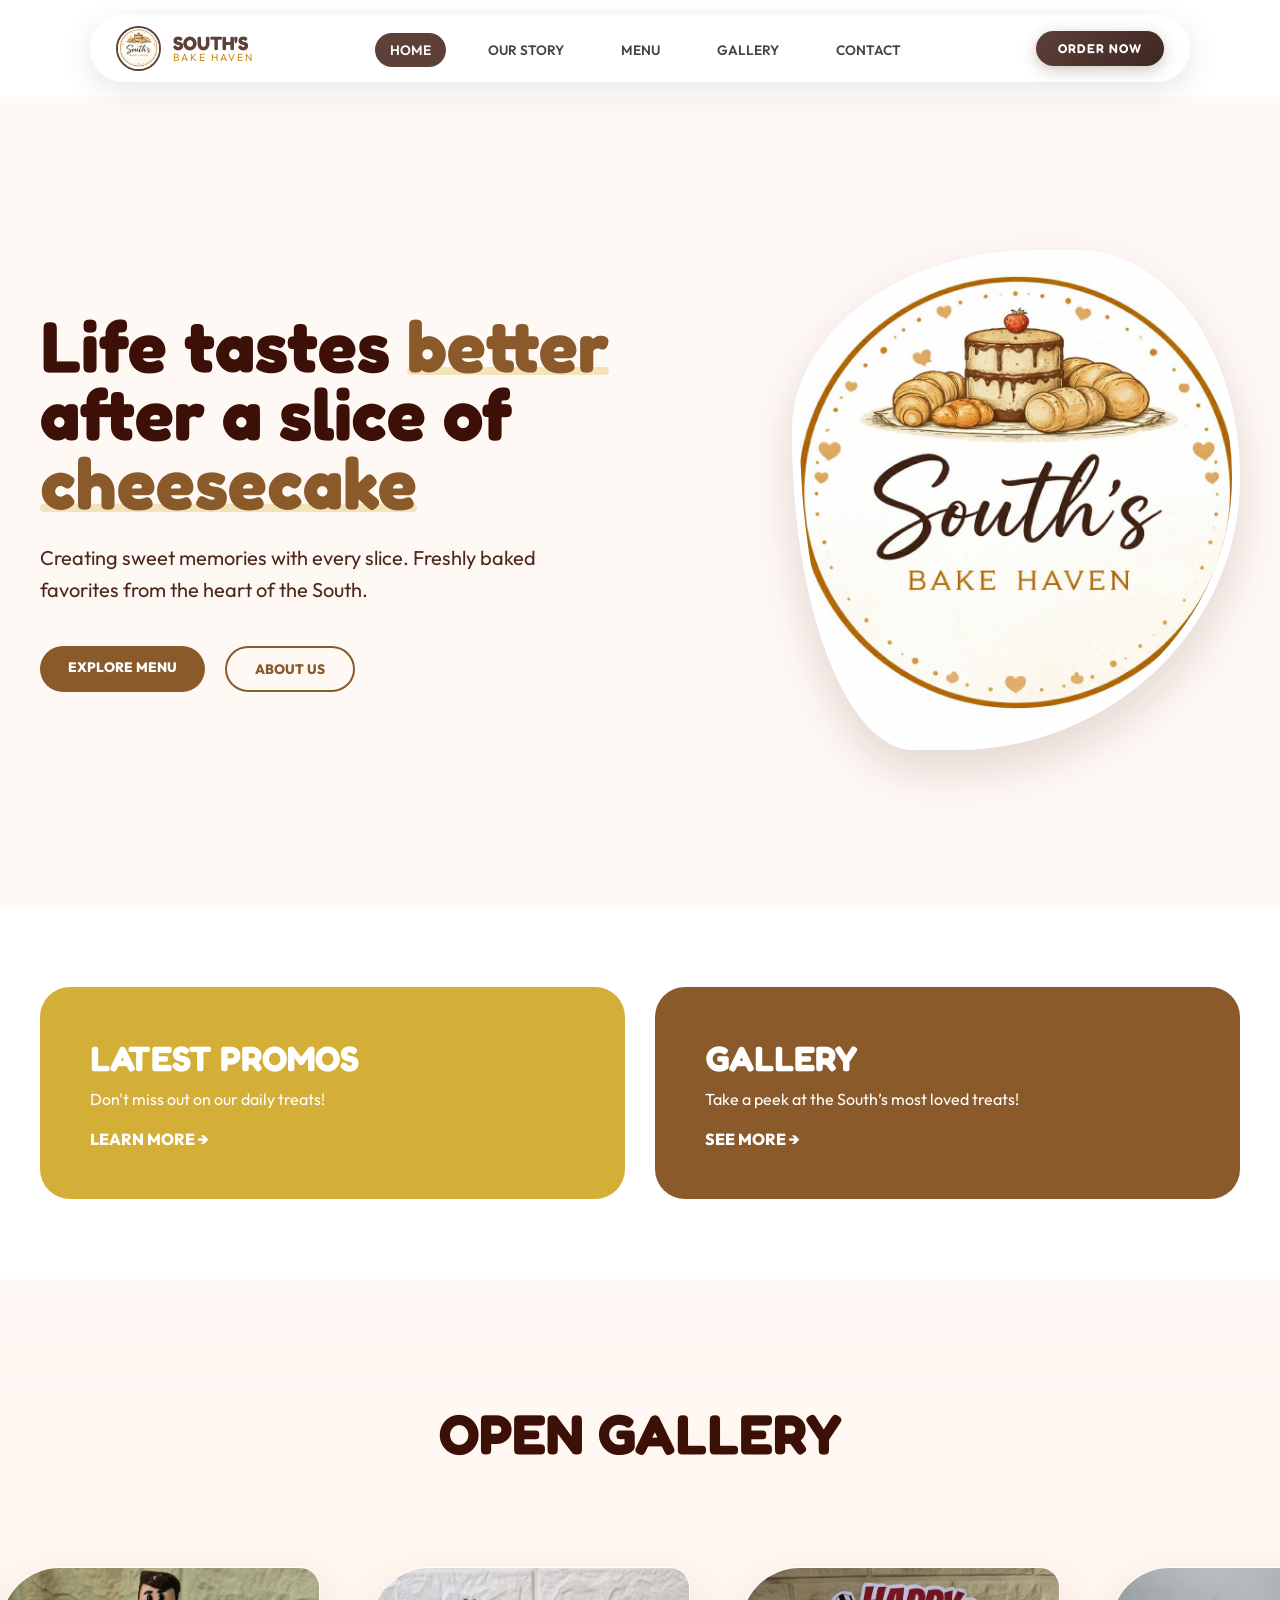
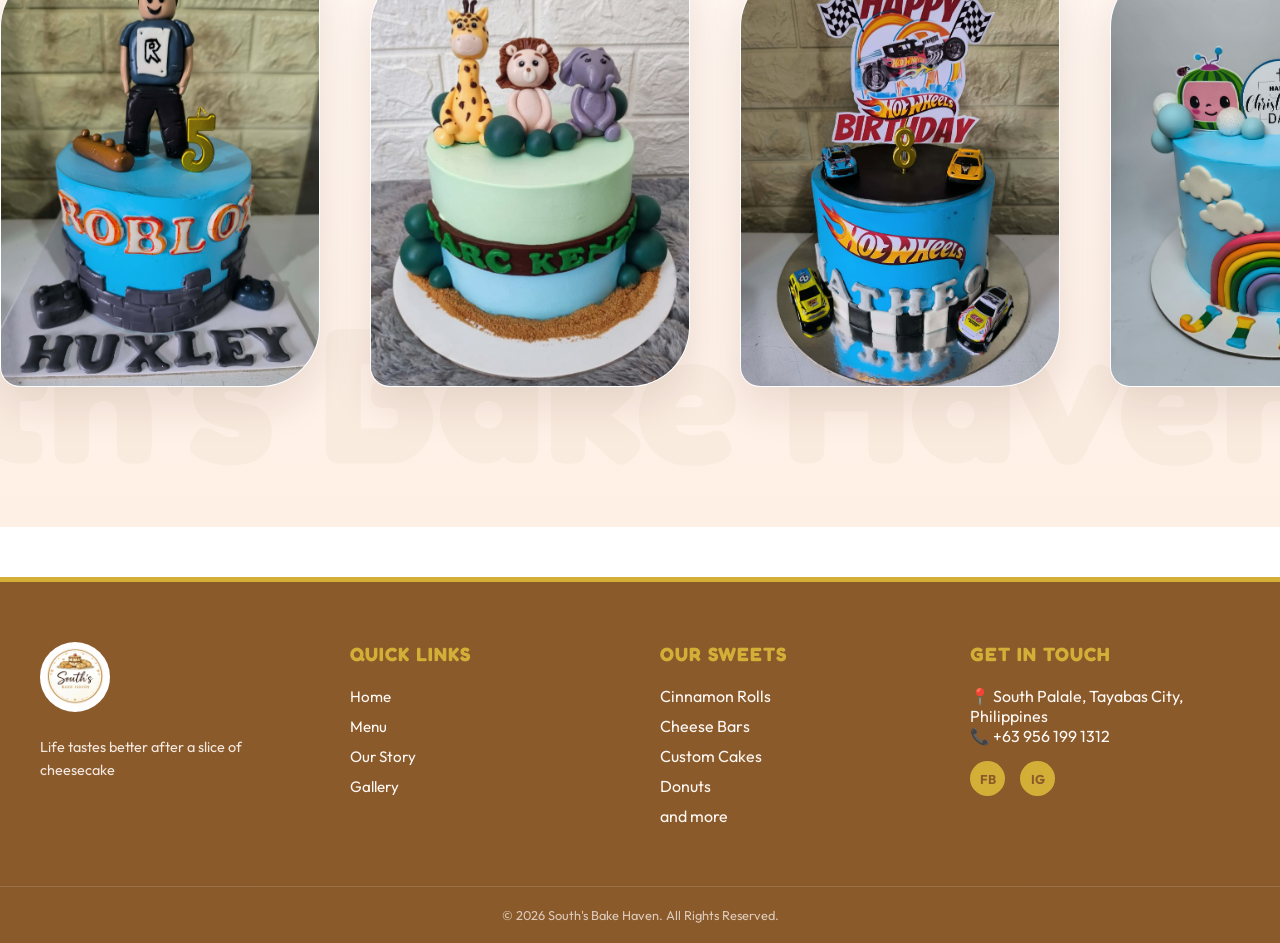
<file: index.html>
<!DOCTYPE html>
<html lang="en">

<head>
    <!-- Basic setup for the website -->
    <meta charset="UTF-8">
    <meta name="viewport" content="width=device-width, initial-scale=1.0">
    <title>South's Bake Haven | Creating Sweet Memories</title>
    
    <!-- Link to Google Fonts for nice text styles -->
    <link
        href="https://fonts.googleapis.com/css2?family=Fredoka:wght@400;600;700&family=Outfit:wght@300;500;800&display=swap"
        rel="stylesheet">
    
    <!-- Links to your CSS files for styling -->
    <link rel="stylesheet" href="style.css">
    <link rel="stylesheet" href="carousel.css">
    <link rel="stylesheet" href="animatedNavBAR.css">
</head>

<body>

    <!-- Navigation Bar at the top -->
    <header class="navbar">
        <div class="nav-container">
            
            <!-- Logo Section: Contains the image and the name of the shop -->
            <div class="logo-box">
                <img src="pictures/logo/South Logo.jpg" alt="South's Bake Haven" class="logo">
                <div class="logo-text-group">
                    <span class="logo-main">SOUTH'S</span>
                    <span class="logo-sub">BAKE HAVEN</span>
                </div>
            </div>

            <!-- Menu Links: Navigation to different pages -->
            <nav class="nav-links" id="nav-menu">
                <a href="index.html" class="active">HOME</a>
                <a href="aboutCake.html">OUR STORY</a>
                <a href="menu.html">MENU</a>
                <a href="gallery.html">GALLERY</a>
                <a href="index.html#contact-section">CONTACT</a>
            </nav>

            <!-- Right side of the Nav: Order button and Mobile menu toggle -->
            <div class="nav-right">
                <a href="menu.html" class="btn-order-unique">
                    <span>ORDER NOW</span>
                </a>

                <!-- Button for mobile users to open the menu -->
                <button class="mobile-toggle" onclick="toggleMenu()">
                    <span></span><span></span><span></span>
                </button>
            </div>
        </div>
    </header>

    <!-- Home Section: The main welcome area (Hero section) -->
    <section class="home">
        <div class="home-inner">
            <!-- Text content for the welcome section -->
            <div class="home-text">
                <h1 class="home-title">Life tastes <span class="text-caramelbrown">better</span> after a slice of <span
                        class="text-caramelbrown">cheesecake</span></h1>
                <p class="home-desc">Creating sweet memories with every slice. Freshly baked favorites from the heart of
                    the South.</p>
                <!-- Action buttons -->
                <div class="home-actions">
                    <a href="menu.html" class="btn-pill btn-caramelbrown">EXPLORE MENU</a>
                    <a href="aboutCake.html" class="btn-pill btn-outline">ABOUT US</a>
                </div>
            </div>
            <!-- Main image on the home page -->
            <div class="home-image-container">
                <img src="pictures/logo/South Logo.jpg" alt="Southie's Featured Treats" class="home-img">
            </div>
        </div>
    </section>

    <!-- Promos Section: Special offers and quick links -->
    <section class="promos">
        <div class="promo-grid">
            <!-- Latest Promos card -->
            <div class="promo-card bg-softgold">
                <h2>LATEST PROMOS</h2>
                <p>Don't miss out on our daily treats!</p>
                <a href="menu.html" class="promo-link">LEARN MORE &rarr;</a>
            </div>
            <!-- Gallery link card -->
            <div class="promo-card bg-caramelbrown">
                <h2>GALLERY</h2>
                <p>Take a peek at the South’s most loved treats!</p>
                <a href="gallery.html" class="promo-link">SEE MORE &rarr;</a>
            </div>
        </div>
    </section>

    <!-- Carousel Section: A sliding gallery of cake images -->
    <section class="carousel-section">
        <div class="carousel-container">
            <h2 class="section-title">OPEN GALLERY</h2>
            <div class="carousel-track" id="carousel-track">

               
                <a href="gallery.html" class="card-link">
                    <div class="card">
                        <div class="card-img-wrapper">
                            <img src="pictures/gallery/26b69d85-b2ea-4f4a-ab61-5890cca6de9a.jpg" alt="Custom Cake">
                        </div>
                    </div>
                </a>

                <a href="gallery.html" class="card-link">
                    <div class="card">
                        <div class="card-img-wrapper">
                            <img src="pictures/gallery/3ad203a8-1d43-4ef9-b562-b2333ef18a26.jpg" alt="Custom Cake">
                        </div>
                    </div>
                </a>

               
                <a href="gallery.html" class="card-link">
                    <div class="card">
                        <div class="card-img-wrapper">
                            <img src="pictures/gallery/2a37c291-4627-4e1d-aba5-6e1dfecf8fff.jpg" alt="Custom Cake">
                        </div>
                    </div>
                </a>

                
                <a href="gallery.html" class="card-link">
                    <div class="card">
                        <div class="card-img-wrapper">
                            <img src="pictures/gallery/cake.jpg" alt="Custom Cake">
                        </div>
                    </div>
                </a>

            </div>
        </div>
    </section>

    <!-- JavaScript files for website functionality -->
    <script src="config.js"></script>
    <script src="ui-effects.js"></script>
    <script src="modal-manager.js"></script>
    <script src="order-logic.js"></script>

    <!-- Footer Section: Bottom part of the website with info -->
    <footer class="footer">
        <div class="footer-container">
            <!-- Footer Column 1: About the shop -->
            <div class="footer-column">
                <img src="pictures/logo/South Logo.jpg" alt="South's Bake Haven" class="footer-logo">
                <p class="footer-about">Life tastes better after a slice of cheesecake</p>
            </div>

            <!-- Footer Column 2: Navigation links -->
            <div class="footer-column">
                <h3>QUICK LINKS</h3>
                <ul>
                    <li><a href="index.html">Home</a></li>
                    <li><a href="menu.html">Menu</a></li>
                    <li><a href="aboutCake.html">Our Story</a></li>
                     <li><a href="gallery.html">Gallery</a></li>
                </ul>
            </div>

            <!-- Footer Column 3: List of products -->
            <div class="footer-column">
                <h3>OUR SWEETS</h3>
                <ul>
                    <li>Cinnamon Rolls</li>
                    <li>Cheese Bars</li>
                    <li>Custom Cakes</li>
                    <li>Donuts</li>
                    <li>and more</li>
                </ul>
            </div>

            <!-- Footer Column 4: Contact details and Social Media -->
            <div class="footer-column" id="contact-section">
                <h3>GET IN TOUCH</h3>
                <p>📍 South Palale, Tayabas City, Philippines</p>
                <p>📞 +63 956 199 1312</p>
                <div class="social-links">
                    <a href="https://www.facebook.com/southiessweetspot" class="social-icon" title="Facebook">FB</a>
                    <a href="#" class="social-icon" title="Instagram">IG</a>
                </div>
            </div>
        </div>

        <!-- Copyright section -->
        <div class="footer-bottom">
            <p>&copy; 2026 South's Bake Haven. All Rights Reserved.</p>
        </div>
    </footer>
</body>

</html>
</file>
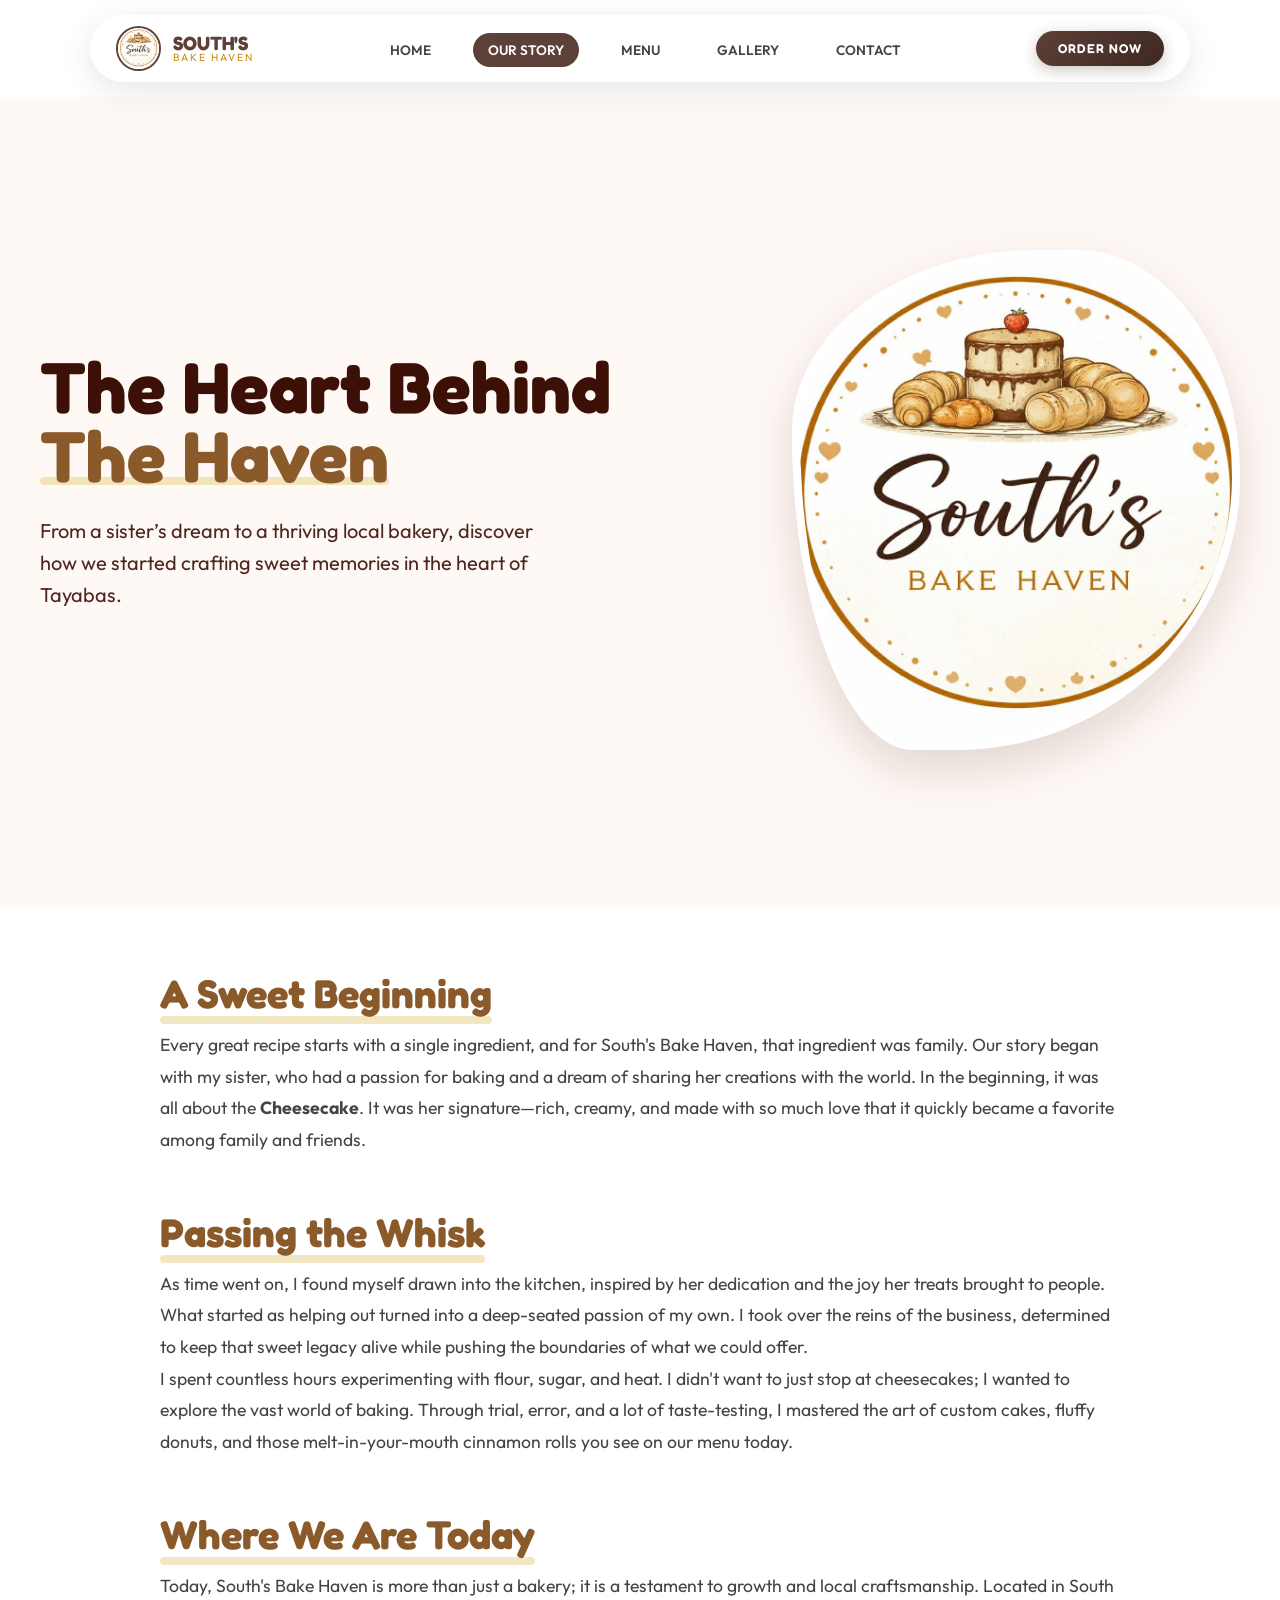
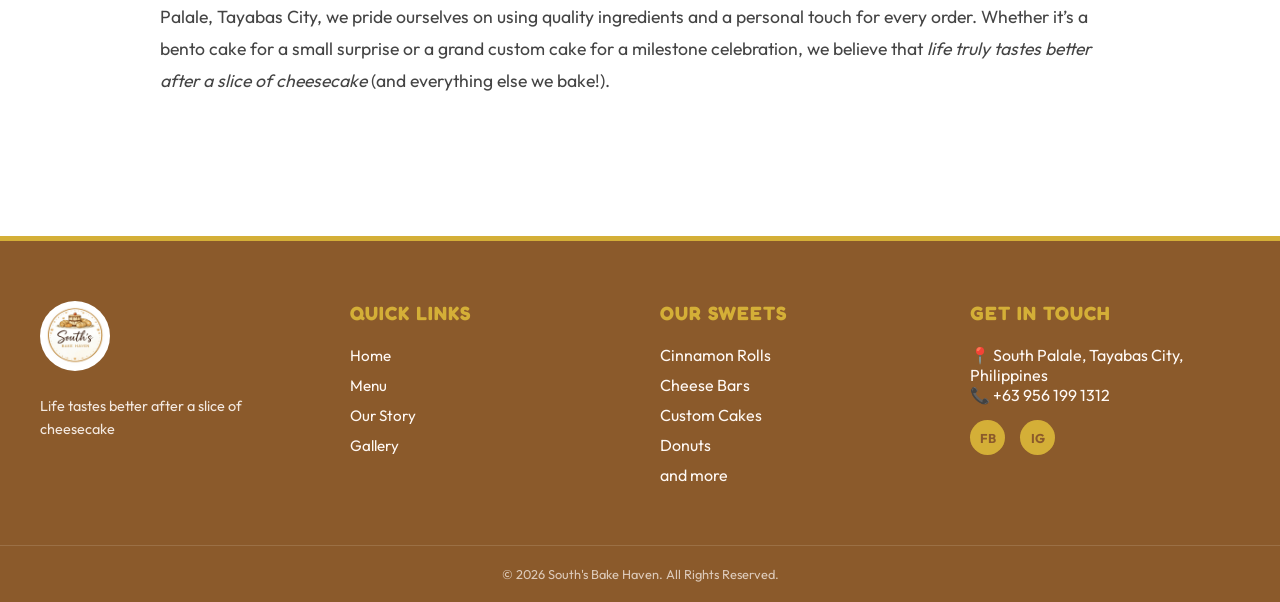
<file: aboutCake.html>
<!DOCTYPE html>
<html lang="en">

<head>
    <meta charset="UTF-8">
    <meta name="viewport" content="width=device-width, initial-scale=1.0">
    <title>Our Story | South's Bake Haven</title>
    <link
        href="https://fonts.googleapis.com/css2?family=Fredoka:wght@400;600;700&family=Outfit:wght@300;500;800&display=swap"
        rel="stylesheet">
    <link rel="stylesheet" href="style.css">
    <link rel="stylesheet" href="animatedNavBAR.css">
</head>

<body>

  <header class="navbar">
    <div class="nav-container">
        <!-- Logo Section -->
        <div class="logo-box">
            <img src="pictures/logo/South Logo.jpg" alt="South's Bake Haven" class="logo">
            <div class="logo-text-group">
                <span class="logo-main">SOUTH'S</span>
                <span class="logo-sub">BAKE HAVEN</span>
            </div>
        </div>

        <nav class="nav-links"  id="nav-menu" >
            <a href="index.html">HOME</a>
            <a href="aboutCake.html" class="active">OUR STORY</a>
            <a href="menu.html">MENU</a>
            <a href="gallery.html">GALLERY</a>
            <a href="aboutCake.html#contact-section">CONTACT</a>
        </nav>

       
        <div class="nav-right">
            <a href="menu.html" class="btn-order-unique">
                <span>ORDER NOW</span>
            </a>
             <button class="mobile-toggle" onclick="toggleMenu()">
                <span></span><span></span><span></span>
            </button>
        </div>
    </div>
</header>

    <section class="home">
        <div class="home-inner">
            <div class="home-text">
                <h1 class="home-title">The Heart Behind <span class="text-caramelbrown">The Haven</span></h1>
                <p class="home-desc">From a sister’s dream to a thriving local bakery, discover how we started crafting sweet memories in the heart of Tayabas.</p>
            </div>
            <div class="home-image-container">
                <img src="pictures/logo/South Logo.jpg" alt="About South's Bake Haven" class="home-img">
            </div>
        </div>
    </section>

    <section class="about-content" style="padding: 50px 20px; max-width: 1000px; margin: 0 auto; line-height: 1.8;">
        <div style="margin-bottom: 40px;">
            <h2 class="text-caramelbrown" style="font-family: 'Fredoka', sans-serif; font-size: 2.5rem;">A Sweet Beginning</h2>
            <p style="font-family: 'Outfit', sans-serif; font-size: 1.1rem; color: #444;">
                Every great recipe starts with a single ingredient, and for South's Bake Haven, that ingredient was family. Our story began with my sister, who had a passion for baking and a dream of sharing her creations with the world. In the beginning, it was all about the <strong>Cheesecake</strong>. It was her signature—rich, creamy, and made with so much love that it quickly became a favorite among family and friends.
            </p>
        </div>

        <div style="margin-bottom: 40px;">
            <h2 class="text-caramelbrown" style="font-family: 'Fredoka', sans-serif; font-size: 2.5rem;">Passing the Whisk</h2>
            <p style="font-family: 'Outfit', sans-serif; font-size: 1.1rem; color: #444;">
                As time went on, I found myself drawn into the kitchen, inspired by her dedication and the joy her treats brought to people. What started as helping out turned into a deep-seated passion of my own. I took over the reins of the business, determined to keep that sweet legacy alive while pushing the boundaries of what we could offer.
            </p>
            <p style="font-family: 'Outfit', sans-serif; font-size: 1.1rem; color: #444;">
                I spent countless hours experimenting with flour, sugar, and heat. I didn't want to just stop at cheesecakes; I wanted to explore the vast world of baking. Through trial, error, and a lot of taste-testing, I mastered the art of custom cakes, fluffy donuts, and those melt-in-your-mouth cinnamon rolls you see on our menu today.
            </p>
        </div>

        <div style="margin-bottom: 40px;">
            <h2 class="text-caramelbrown" style="font-family: 'Fredoka', sans-serif; font-size: 2.5rem;">Where We Are Today</h2>
            <p style="font-family: 'Outfit', sans-serif; font-size: 1.1rem; color: #444;">
                Today, South's Bake Haven is more than just a bakery; it is a testament to growth and local craftsmanship. Located in South Palale, Tayabas City, we pride ourselves on using quality ingredients and a personal touch for every order. Whether it’s a bento cake for a small surprise or a grand custom cake for a milestone celebration, we believe that <em>life truly tastes better after a slice of cheesecake</em> (and everything else we bake!).
            </p>
        </div>
    </section>

    <footer class="footer">
        <div class="footer-container">
            <div class="footer-column">
                <img src="pictures/logo/South Logo.jpg" alt="South's Bake Haven" class="footer-logo">
                <p class="footer-about">Life tastes better after a slice of cheesecake</p>
            </div>

            <div class="footer-column">
                <h3>QUICK LINKS</h3>
                <ul>
                    <li><a href="index.html">Home</a></li>
                    <li><a href="menu.html">Menu</a></li>
                    <li><a href="aboutCake.html">Our Story</a></li>
                     <li><a href="gallery.html">Gallery</a></li>
                </ul>
            </div>

            <div class="footer-column">
                <h3>OUR SWEETS</h3>
                <ul>
                    <li>Cinnamon Rolls</li>
                    <li>Cheese Bars</li>
                    <li>Custom Cakes</li>
                    <li>Donuts</li>
                    <li>and more</li>
                </ul>
            </div>

            <div class="footer-column" id="contact-section">
                <h3>GET IN TOUCH</h3>
                <p>📍 South Palale, Tayabas City, Philippines</p>
                 <p>📞 +63 956 199 1312</p>
                <div class="social-links">
                    <a href="https://www.facebook.com/southiessweetspot" class="social-icon" title="Facebook">FB</a>
                    <a href="#" class="social-icon" title="Instagram">IG</a>
                </div>
            </div>
        </div>

        <div class="footer-bottom">
            <p>&copy; 2026 South's Bake Haven. All Rights Reserved.</p>
        </div>
    </footer>

    <script src="ui-effects.js"></script>
</body>

</html>
</file>
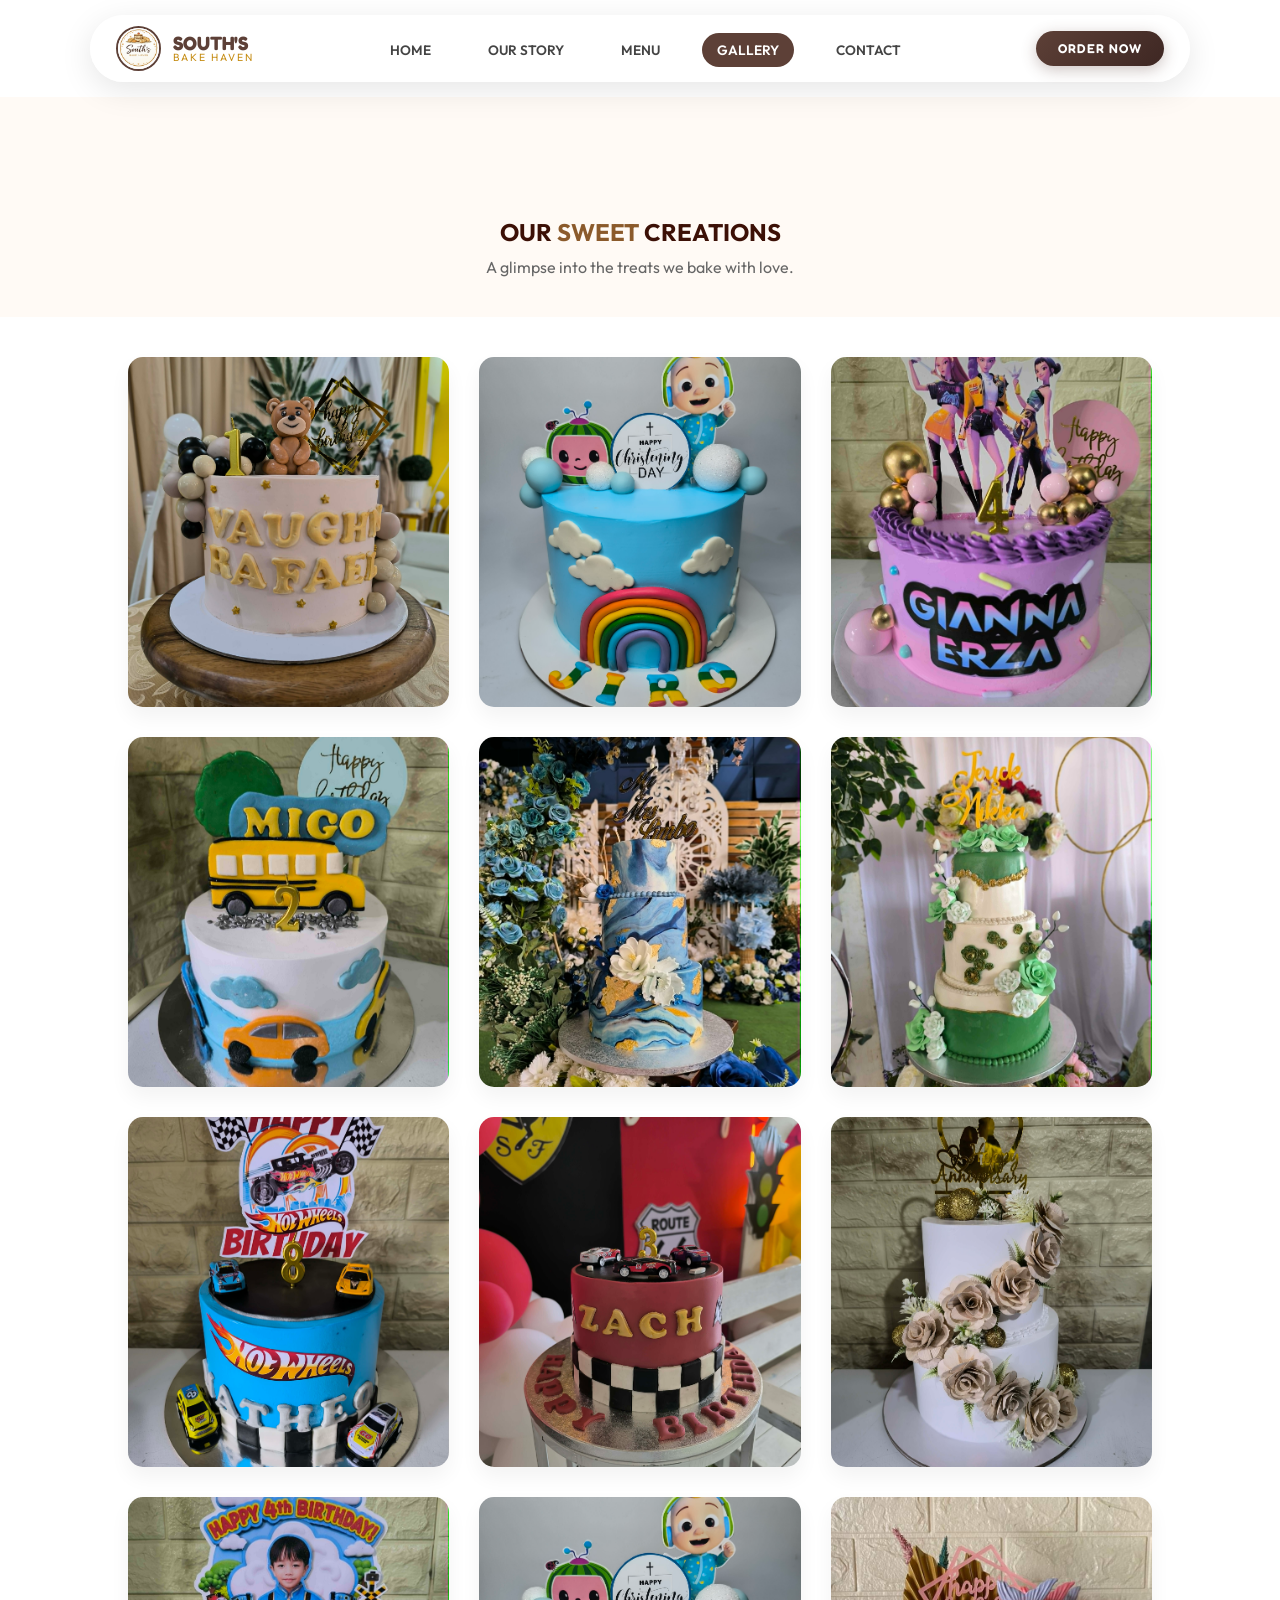
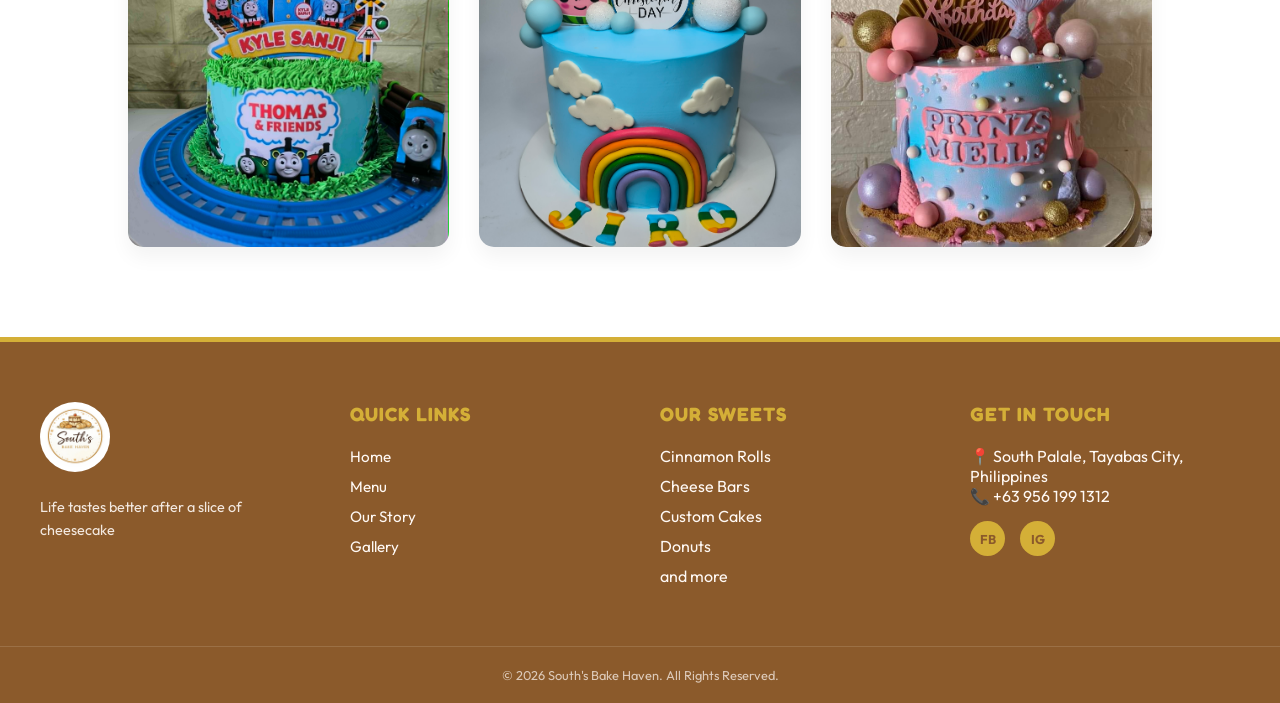
<file: gallery.html>
<!DOCTYPE html>
<html lang="en">

<head>
    <meta charset="UTF-8">
    <meta name="viewport" content="width=device-width, initial-scale=1.0">
    <title>Gallery | South's Bake Haven</title>
    <link
        href="https://fonts.googleapis.com/css2?family=Fredoka:wght@400;600;700&family=Outfit:wght@300;500;800&display=swap"
        rel="stylesheet">
    <link rel="stylesheet" href="style.css">
    <link rel="stylesheet" href="gallery.css">
    <link rel="stylesheet" href="animatedNavBAR.css">
</head>

<body>

  <header class="navbar">
    <div class="nav-container">
        <!-- Logo Section -->
        <div class="logo-box">
            <img src="pictures/logo/South Logo.jpg" alt="South's Bake Haven" class="logo">
            <div class="logo-text-group">
                <span class="logo-main">SOUTH'S</span>
                <span class="logo-sub">BAKE HAVEN</span>
            </div>
        </div>

        <nav class="nav-links" id="nav-menu">
            <a href="index.html">HOME</a>
            <a href="aboutCake.html">OUR STORY</a>
            <a href="menu.html">MENU</a>
            <a href="gallery.html" class="active">GALLERY</a>
            <a href="gallery.html#contact-section">CONTACT</a>
        </nav>

        <div class="nav-right">
            <a href="menu.html" class="btn-order-unique">
                <span>ORDER NOW</span>
            </a>

            <button class="mobile-toggle" onclick="toggleMenu()">
                <span></span><span></span><span></span>
            </button>
        </div>
    </div>
</header>


    <section class="gallery-hero">
        <h1 class="section-title">OUR <span class="text-caramelbrown">SWEET</span> CREATIONS</h1>
        <p>A glimpse into the treats we bake with love.</p>
    </section>

    <main class="gallery-grid-container">
        <div class="gallery-card">
            <div class="card-img-wrapper">
                <img src="pictures/gallery/19aa3704-2ebe-4df4-b785-e1c0edac6e11.jpg">
            </div>
        </div>

        <div class="gallery-card">
            <div class="card-img-wrapper">
                <img src="pictures/gallery/cake.jpg">
            </div>
        </div>

        <div class="gallery-card">
            <div class="card-img-wrapper">
                <img src="pictures//gallery/cake3.jpg">
            </div>
        </div>

         <div class="gallery-card">
            <div class="card-img-wrapper">
                <img src="pictures//gallery/cake2.jpg">
            </div>
        </div>
         <div class="gallery-card">
            <div class="card-img-wrapper">
                <img src="pictures/gallery/wed3.jpg">
            </div>
        </div>
         <div class="gallery-card">
            <div class="card-img-wrapper">
                <img src="pictures/gallery/wedcake3.jpg">
            </div>
        </div>
         <div class="gallery-card">
            <div class="card-img-wrapper">
                <img src="pictures/gallery/2a37c291-4627-4e1d-aba5-6e1dfecf8fff.jpg">
            </div>
        </div>
          <div class="gallery-card">
            <div class="card-img-wrapper">
                <img src="pictures/gallery/4d004434-7270-4bd7-8571-2e5c8154c99e.jpg">
            </div>
        </div>
          <div class="gallery-card">
            <div class="card-img-wrapper">
                <img src="pictures/gallery/aa4246ed-8ae3-4e51-bf3e-84b2a95cdc39.jpg">
            </div>
        </div>
          <div class="gallery-card">
            <div class="card-img-wrapper">
                <img src="pictures/gallery/cake4.jpg">
            </div>
        </div>
          <div class="gallery-card">
            <div class="card-img-wrapper">
                <img src="pictures/gallery/cake6.jpg">
            </div>
        </div>
          <div class="gallery-card">
            <div class="card-img-wrapper">
                <img src="pictures/gallery/cake7.jpg">
            </div>
        </div>

    </main>
    <script src="ui-effects.js"></script>

    <footer class="footer">
        <div class="footer-container">
            <div class="footer-column">
                <img src="pictures/logo/South Logo.jpg" alt="South's Bake Haven" class="footer-logo">
                <p class="footer-about">Life tastes better after a slice of cheesecake</p>
            </div>

            <div class="footer-column">
                <h3>QUICK LINKS</h3>
                <ul>
                    <li><a href="index.html">Home</a></li>
                    <li><a href="menu.html">Menu</a></li>
                    <li><a href="aboutCake.html">Our Story</a></li>
                     <li><a href="gallery.html">Gallery</a></li>
                </ul>
            </div>

            <div class="footer-column">
                <h3>OUR SWEETS</h3>
                <ul>
                    <li>Cinnamon Rolls</li>
                    <li>Cheese Bars</li>
                    <li>Custom Cakes</li>
                    <li>Donuts</li>
                    <li>and more</li>
                </ul>
            </div>

            <div class="footer-column" id="contact-section">
                <h3>GET IN TOUCH</h3>
                <p>📍 South Palale, Tayabas City, Philippines</p>
                  <p>📞 +63 956 199 1312</p>
                <div class="social-links">
                    <a href="https://www.facebook.com/southiessweetspot" class="social-icon" title="Facebook">FB</a>
                    <a href="#" class="social-icon" title="Instagram">IG</a>
                </div>
            </div>
        </div>

        <div class="footer-bottom">
            <p>&copy; 2026 South's Bake Haven. All Rights Reserved.</p>
        </div>
    </footer>


</body>

</html>
</file>
<file: style.css>
:root {
    --dk-softgold: #D4AF37;
    --dk-caramelbrown: #8B5A2B;
    --dk-brown: #3C1006;
    --dk-cream: #FFF9F5;
    --white: #FFFFFF;
}
html {
    scroll-behavior: smooth;
}

* {
    margin: 0;
    padding: 0;
    box-sizing: border-box;
}

body {
    font-family: 'Outfit', sans-serif;
    background-color: var(--white);
    color: var(--dk-brown);
    overflow-x: hidden;
    
}


.btn-pill {
    display: inline-block;
    padding: 12px 28px;
    border-radius: 50px;
    font-weight: 800;
    text-decoration: none;
    text-align: center;
    font-size: 0.85rem;
    transition: transform 0.2s, box-shadow 0.2s;
}

.btn-pill:hover {
    transform: translateY(-2px);
    box-shadow: 0 5px 15px rgba(0,0,0,0.1);
}

.btn-caramelbrown { background: var(--dk-caramelbrown); color: white; }
.btn-softgold { background: var(--dk-softgold); color: white; }
.btn-outline { border: 2px solid var(--dk-caramelbrown); color: var(--dk-caramelbrown); }


.home {
    background-color: var(--dk-cream);
    padding: 100px 0;
    min-height: 90vh;
    display: flex;
    align-items: center;
    position: relative;
    overflow: hidden;
}

.home-inner {
    max-width: 1300px;
    margin: 0 auto;
    padding: 0 40px;
    display: grid;
    grid-template-columns: 1.2fr 0.8fr; 
    gap: 80px;
    align-items: center;
    position: relative;
    z-index: 2;
}


.home-title {
    font-family: 'Fredoka', cursive;
    font-size: clamp(3rem, 6vw, 4.5rem); 
    line-height: 0.95;
    margin-bottom: 25px;
    color: var(--dk-brown);
}

.text-caramelbrown { 
    color: var(--dk-caramelbrown);
    position: relative;
    display: inline-block;
}

.text-caramelbrown::after {
    content: '';
    position: absolute;
    bottom: 5px;
    left: 0;
    width: 100%;
    height: 8px;
    background: var(--dk-softgold);
    opacity: 0.3;
    z-index: -1;
    border-radius: 10px;
}

.home-desc {
    font-size: 1.25rem;
    margin-bottom: 40px;
    color: var(--dk-brown);
    opacity: 0.9;
    max-width: 500px;
    line-height: 1.6;
}


.home-image-container {
    position: relative;
}

.image-wrapper {
    position: relative;
    z-index: 1;
}

.home-img {
    width: 100%;
    height: 500px;
    object-fit: cover;
    border-radius: 60% 40% 70% 30% / 40% 50% 60% 70%;
    box-shadow: 0 20px 50px rgba(60, 16, 6, 0.15);
    transition: all 0.5s ease;
    border: 8px solid var(--white);
}


@keyframes rotateShape {
    from { transform: rotate(0deg); }
    to { transform: rotate(360deg); }
}


.home-actions {
    display: flex;
    gap: 20px;
}


.home-inner:hover .home-img {
    border-radius: 40% 60% 30% 70% / 60% 40% 70% 30%;
    transform: scale(1.02);
}

@media (max-width: 968px) {
    .home-inner {
        grid-template-columns: 1fr;
        text-align: center;
        gap: 60px;
    }
    .home-desc { margin: 0 auto 40px; }
    .home-actions { justify-content: center; }
    .home-img { height: 350px; width: 350px; margin: 0 auto; }
}

.promos {
    padding: 80px 40px;
    max-width: 1300px;
    margin: 0 auto;
}

.promo-grid {
    display: grid;
    grid-template-columns: 1fr 1fr;
    gap: 30px;
}

.promo-card {
    padding: 50px;
    border-radius: 30px;
    color: white;
}

.bg-softgold { background-color: var(--dk-softgold); }
.bg-caramelbrown { background-color: var(--dk-caramelbrown); }

.promo-card h2 {
    font-family: 'Fredoka', cursive;
    font-size: 2.2rem;
    margin-bottom: 10px;
}

.promo-link {
    color: white;
    font-weight: 800;
    text-decoration: none;
    margin-top: 20px;
    display: block;
}

.footer {
    background-color: var(--dk-caramelbrown);
    color: var(--dk-cream);
    padding: 60px 0 20px;
    margin-top: 50px;
    border-top: 5px solid var(--dk-softgold);
}

.footer-container {
    max-width: 1300px;
    margin: 0 auto;
    padding: 0 40px;
    display: grid;
    grid-template-columns: repeat(auto-fit, minmax(200px, 1fr));
    gap: 40px;
}

.footer-logo {
    height: 70px;
    border-radius: 50%;
    margin-bottom: 20px;
    background: white;
    padding: 5px;
}

.footer-column h3 {
    font-family: 'Fredoka', cursive;
    color: var(--dk-softgold);
    margin-bottom: 20px;
    font-size: 1.2rem;
    letter-spacing: 1px;
}

.footer-column ul {
    list-style: none;
}

.footer-column ul li {
    margin-bottom: 10px;
}

.footer-column ul li a {
    color: var(--dk-cream);
    text-decoration: none;
    transition: color 0.3s;
    font-size: 0.95rem;
}

.footer-column ul li a:hover {
    color: var(--dk-softgold);
}

.footer-about {
    line-height: 1.6;
    font-size: 0.9rem;
    opacity: 0.9;
}

.social-links {
    display: flex;
    gap: 15px;
    margin-top: 15px;
}

.social-icon {
    background: var(--dk-softgold);
    color: var(--dk-caramelbrown);
    width: 35px;
    height: 35px;
    display: flex;
    align-items: center;
    justify-content: center;
    border-radius: 50%;
    font-weight: bold;
    font-size: 0.8rem;
    text-decoration: none;
    transition: transform 0.3s;
}

.social-icon:hover {
    transform: scale(1.1);
    background: white;
}

.footer-bottom {
    text-align: center;
    margin-top: 50px;
    padding-top: 20px;
    border-top: 1px solid rgba(255, 248, 231, 0.2);
    font-size: 0.8rem;
    opacity: 0.7;
}


.mobile-toggle {
    display: none;
    flex-direction: column;
    gap: 5px;
    background: none;
    border: none;
    cursor: pointer;
}

.mobile-toggle span {
    width: 25px;
    height: 3px;
    background: var(--dk-brown);
}

@media (max-width: 968px) {
    .nav-links {
        display: none;
        flex-direction: column;
        position: absolute;
        top: 100%;
        left: 0;
        width: 100%;
        background-color: var(--white);
        padding: 20px;
        box-shadow: 0 10px 15px rgba(0,0,0,0.1);
    }
    .nav-links.active { display: flex; }
    .mobile-toggle { display: flex; }
    .btn-pill { padding: 8px 16px; font-size: 0.75rem; }
    
    .home-inner { grid-template-columns: 1fr; text-align: center; }
    .home-actions { justify-content: center; }
    .home-title { font-size: 2.5rem; }
    .promo-grid { grid-template-columns: 1fr; }
}

@media (max-width: 768px) {
    .footer-container {
        grid-template-columns: 1fr 1fr;
        text-align: center;
    }
    .footer-column {
        display: flex;
        flex-direction: column;
        align-items: center;
    }
    .social-links { justify-content: center; }
}

@media (max-width: 480px) {
    .footer-container { grid-template-columns: 1fr; }
}

/* --- MENU PAGE STYLES --- */
.menu-page {
    background-color: var(--dk-cream);
    padding: 60px 0;
    min-height: 80vh;
}

.menu-header {
    text-align: center;
    margin-bottom: 50px;
}

.page-title {
    font-family: 'Fredoka', cursive;
    font-size: 3rem;
    color: var(--dk-brown);
    margin-bottom: 10px;
}

.page-desc {
    font-size: 1.1rem;
    color: #666;
}

/* Filter Buttons */
.menu-filters {
    display: flex;
    justify-content: center;
    gap: 15px;
    margin-bottom: 40px;
    flex-wrap: wrap;
}

.filter-btn {
    background: transparent;
    border: 2px solid var(--dk-caramelbrown);
    color: var(--dk-caramelbrown);
    padding: 10px 25px;
    border-radius: 50px;
    font-weight: 700;
    cursor: pointer;
    transition: all 0.3s ease;
    font-family: 'Outfit', sans-serif;
}

.filter-btn:hover, .filter-btn.active {
    background: var(--dk-caramelbrown);
    color: white;
    transform: translateY(-2px);
    box-shadow: 0 5px 15px rgba(139, 90, 43, 0.3);
}

/* Menu Grid */
.menu-grid {
    display: grid;
    grid-template-columns: repeat(auto-fit, minmax(280px, 1fr));
    gap: 30px;
    max-width: 1300px;
    margin: 0 auto;
    padding: 0 40px;
}

/* Menu Item Card */
.menu-item {
    background: var(--white);
    border-radius: 20px;
    overflow: hidden;
    box-shadow: 0 10px 20px rgba(0,0,0,0.05);
    transition: transform 0.3s ease, box-shadow 0.3s ease;
    display: flex;
    flex-direction: column;
}

.menu-item:hover {
    transform: translateY(-5px);
    box-shadow: 0 15px 30px rgba(0,0,0,0.1);
}

.item-img {
    position: relative;
    height: 220px;
    overflow: hidden;
    
}
.item-img img {
    width: 100%;
    height: 100%;
    object-fit: cover;
    transition: transform 0.5s ease;
}

.menu-item:hover .item-img img {
    transform: scale(1.1);
}
.wedding-item .item-img {
    height: 500px;
}

.badge {
    position: absolute;
    top: 15px;
    left: 15px;
    background: var(--dk-softgold);
    color: white;
    padding: 5px 12px;
    border-radius: 20px;
    font-size: 0.8rem;
    font-weight: 700;
    z-index: 2;
}

.item-details {
    padding: 20px;
    display: flex;
    flex-direction: column;
    flex-grow: 1;
}

.item-details h3 {
    font-family: 'Fredoka', cursive;
    font-size: 1.3rem;
    color: var(--dk-brown);
    margin-bottom: 8px;
}

.item-details p {
    font-size: 0.95rem;
    color: #666;
    margin-bottom: 20px;
    line-height: 1.5;
    flex-grow: 1;
}

.item-footer {
    display: flex;
    justify-content: space-between;
    align-items: center;
    margin-top: auto;
}

.price {
    font-size: 1.2rem;
    font-weight: 800;
    color: var(--dk-caramelbrown);
}

.btn-add {
    background: var(--dk-caramelbrown);
    color: white;
    border: none;
    padding: 10px 20px;
    border-radius: 10px;
    font-weight: 600;
    cursor: pointer;
    transition: background 0.3s;
}

.btn-add:hover {
    background: var(--dk-brown);
}



@keyframes fadeIn {
    from { opacity: 0; transform: translateY(20px); }
    to { opacity: 1; transform: translateY(0); }
}


@media (max-width: 768px) {
    .page-title { font-size: 2.2rem; }
    .menu-grid { grid-template-columns: 1fr; padding: 0 20px; }
    .menu-filters { gap: 10px; }
    .filter-btn { padding: 8px 16px; font-size: 0.9rem; }
}

/* Modal Base */
.modal {
    display: none;
    position: fixed;
    z-index: 9999;
    left: 0; top: 0;
    width: 100%; height: 100%;
    background: rgba(0,0,0,0.7);
    backdrop-filter: blur(8px);
}

.modal-content {
    background: white;
    margin: 2% auto;
    width: 90%;
    max-width: 450px;
    border-radius: 30px;
    overflow: hidden;
    position: relative;
    box-shadow: 0 20px 40px rgba(0,0,0,0.3);
}

/* Header */
.modal-header {
    padding: 20px;
    display: flex;
    justify-content: space-between;
    align-items: center;
    border-bottom: 1px solid #eee;
}

/* Scrollable Body */
.modal-body {
    max-height: 60vh;
    overflow-y: auto;
    padding: 20px;
}

.modal-main-img {
    width: 100%;
    height: 200px;
    object-fit: cover;
    border-radius: 20px;
    margin-bottom: 20px;
}

/* Options Styling */
.group-title {
    display: block;
    font-weight: 800;
    font-size: 1rem;
    margin-bottom: 15px;
    color: var(--dk-brown);
}

.custom-radio-group {
    display: grid;
    grid-template-columns: 1fr 1fr;
    gap: 10px;
    margin-bottom: 25px;
}

.radio-card input { display: none; }
.radio-card span {
    display: block;
    padding: 12px;
    border: 2px solid #eee;
    border-radius: 15px;
    text-align: center;
    font-weight: 600;
    cursor: pointer;
    transition: 0.3s;
}

.radio-card input:checked + span {
    border-color: var(--dk-caramelbrown);
    background: var(--dk-cream);
    color: var(--dk-caramelbrown);
}

#modalDesign {
    width: 100%;
    height: 100px;
    border-radius: 15px;
    padding: 15px;
    border: 1px solid #ddd;
    resize: none;
}

/* Modal Order Footer Section */
.modal-footer {
    padding: 20px;
    background: var(--dk-cream);
    border-top: 1px solid #eee;
}

.total-section {
    display: flex;
    justify-content: space-between;
    align-items: center;
    margin-bottom: 15px;
}

.btn-confirm-order {
    width: 100%;
    padding: 18px;
    background: var(--dk-caramelbrown);
    color: white;
    border: none;
    border-radius: 50px;
    font-weight: 800;
    cursor: pointer;
    font-size: 1rem;
}
.section-divider{
    padding: 50px;
}
</file>
<file: carousel.css>
.carousel-section {
    padding: 120px 0;
    background: linear-gradient(to bottom, #FFF9F5, #FFF0E5);
    overflow: hidden;
    position: relative;
}

.carousel-section::after {
    content: "South's Bake Haven";
    position: absolute;
    bottom: 20px;
    right: -50px;
    font-family: 'Fredoka', cursive;
    font-size: 12rem;
    font-weight: 900;
    color: rgba(139, 90, 43, 0.04); 
    white-space: nowrap;
    z-index: 0;
    pointer-events: none;
}

.carousel-container {
    max-width: 1400px;
    margin: 0 auto;
    position: relative;
    z-index: 2;
}

.section-title {
    font-family: 'Fredoka', cursive;
    font-size: clamp(2rem, 5vw, 3.5rem);
    color: var(--dk-brown);
    margin-bottom: 80px;
    text-align: center;
    position: relative;
}


.carousel-track {
    display: flex;
    gap: 50px; 
    width: max-content;
    animation: scroll 35s linear infinite;
    padding: 20px 0;
}

.carousel-track:hover {
    animation-play-state: paused;
}


.card {
    background: transparent;
    width: 320px;
    flex-shrink: 0;
    position: relative;
    transition: all 0.5s cubic-bezier(0.23, 1, 0.32, 1);
}

.card-img-wrapper {
    position: relative;
    height: 420px;
    border-radius: 60px 20px 60px 20px; 
    overflow: hidden;
    box-shadow: 0 20px 40px rgba(60, 16, 6, 0.1);
    background-color: var(--white);
    border: 1px solid rgba(255, 255, 255, 0.5);
    transition: all 0.6s cubic-bezier(0.23, 1, 0.32, 1);
}

.card-img-wrapper img {
    width: 100%;
    height: 100%;
    object-fit: cover;
    transition: transform 1.2s ease;
    filter: saturate(0.9); 
}


.card:hover .card-img-wrapper {
    border-radius: 40px; 
    transform: translateY(-20px) scale(1.03);
    box-shadow: 0 30px 60px rgba(139, 90, 43, 0.25);
    filter: saturate(1.1);
}

.card:hover .card-img-wrapper img {
    transform: scale(1.15);
}


@keyframes scroll {
    0% { transform: translateX(0); }
    100% { transform: translateX(-50%); }
}


@media (max-width: 968px) {
    .card { width: 280px; }
    .card-img-wrapper { height: 350px; }
    .carousel-track { gap: 30px; }
    .carousel-section::after { font-size: 6rem; right: -20px; }
}

@media (max-width: 480px) {
    .card { width: 240px; }
    .section-title { font-size: 1.8rem; }
}
</file>
<file: gallery.css>
/* Gallery Specific Styles */

.gallery-hero {
    text-align: center;
    padding: 120px 20px 40px; 
    background-color: #fffaf5;
}

.gallery-hero p {
    font-family: 'Outfit', sans-serif;
    color: #666;
    margin-top: 10px;
}

.gallery-grid-container {
    display: grid;
    grid-template-columns: repeat(auto-fill, minmax(300px, 1fr));
    gap: 30px;
    padding: 40px 10%;
    max-width: 1400px;
    margin: 0 auto;
}

.gallery-card {
    background: #fff;
    border-radius: 15px;
    overflow: hidden;
    box-shadow: 0 10px 20px rgba(0,0,0,0.05);
    transition: transform 0.3s ease;
}

.gallery-card:hover {
    transform: translateY(-8px);
}

.card-img-wrapper {
    width: 100%;
    height: 350px; 
    overflow: hidden;
}

.card-img-wrapper img {
    width: 100%;
    height: 100%;
    object-fit: cover;
    transition: transform 0.5s ease;
}

.gallery-card:hover img {
    transform: scale(1.05);
}


/* Mobile adjustments */
@media (max-width: 768px) {
    .gallery-grid-container {
        grid-template-columns: repeat(auto-fill, minmax(250px, 1fr));
        padding: 20px 5%;
    }
}
</file>
<file: animatedNavBAR.css>
/* --- FLOATING NAVBAR --- */
.navbar {
    position: sticky;
    top: 0;
    width: 100%;
    z-index: 1000;
    padding: 15px 0;
    background: transparent; 
}

.nav-container {
    max-width: 95%; 
    width: 1100px;
    margin: 0 auto;
    background: rgba(255, 255, 255, 0.7); /* Glass Effect */
    backdrop-filter: blur(15px);
    -webkit-backdrop-filter: blur(15px);
    border: 1px solid rgba(255, 255, 255, 0.4);
    padding: 10px 25px;
    border-radius: 100px; /* Pill Shape */
    display: flex;
    align-items: center;
    justify-content: space-between;
    box-shadow: 0 8px 32px rgba(0, 0, 0, 0.1);
    transition: all 0.4s cubic-bezier(0.4, 0, 0.2, 1);
}

.nav-container:hover {
    background: rgba(255, 255, 255, 0.9);
    transform: translateY(3px);
    box-shadow: 0 12px 40px rgba(93, 64, 55, 0.15);
}

.logo-box {
    display: flex;
    align-items: center;
    gap: 12px;
}

.logo {
    height: 45px;
    width: 45px;
    border-radius: 50%;
    border: 2px solid #5d4037;
    transition: transform 0.5s ease;
}

.logo-box:hover .logo {
    transform: rotate(360deg);
}

.logo-text-group {
    display: flex;
    flex-direction: column;
    line-height: 1;
}

.logo-main {
    font-family: 'Fredoka', sans-serif;
    font-weight: 700;
    font-size: 1.2rem;
    color: #5d4037;
}

.logo-sub {
    font-family: 'Outfit', sans-serif;
    font-size: 0.65rem;
    letter-spacing: 2px;
    color: #c68e17;
}

/* Navigation Links */
.nav-links a {
    text-decoration: none;
    color: #444;
    font-family: 'Outfit', sans-serif;
    font-weight: 600;
    font-size: 0.85rem;
    margin: 0 12px;
    padding: 8px 15px;
    border-radius: 20px;
    transition: all 0.3s ease;
    position: relative;
}


.nav-links a:hover {
    color: #5d4037;
    background: rgba(198, 142, 23, 0.1);
}

.nav-links a.active {
    background: #5d4037;
    color: #fff;
}


.nav-links a::after {
    content: '';
    position: absolute;
    width: 0;
    height: 2px;
    bottom: 5px;
    left: 50%;
    background: #c68e17;
    transition: all 0.3s ease;
    transform: translateX(-50%);
}

.nav-links a:hover::after {
    width: 50%;
}

.btn-order-unique {
    background: linear-gradient(135deg, #5d4037 0%, #3e2723 100%);
    color: white;
    padding: 10px 22px;
    border-radius: 50px;
    text-decoration: none;
    font-family: 'Fredoka', sans-serif;
    font-size: 0.8rem;
    font-weight: 600;
    letter-spacing: 1px;
    box-shadow: 0 4px 15px rgba(93, 64, 55, 0.3);
    transition: all 0.3s ease;
    display: block;
}

.btn-order-unique:hover {
    transform: scale(1.05);
    box-shadow: 0 6px 20px rgba(93, 64, 55, 0.4);
    letter-spacing: 2px;
}

.nav-right {
    display: flex;
    align-items: center;
    gap: 15px;
}
</file>
